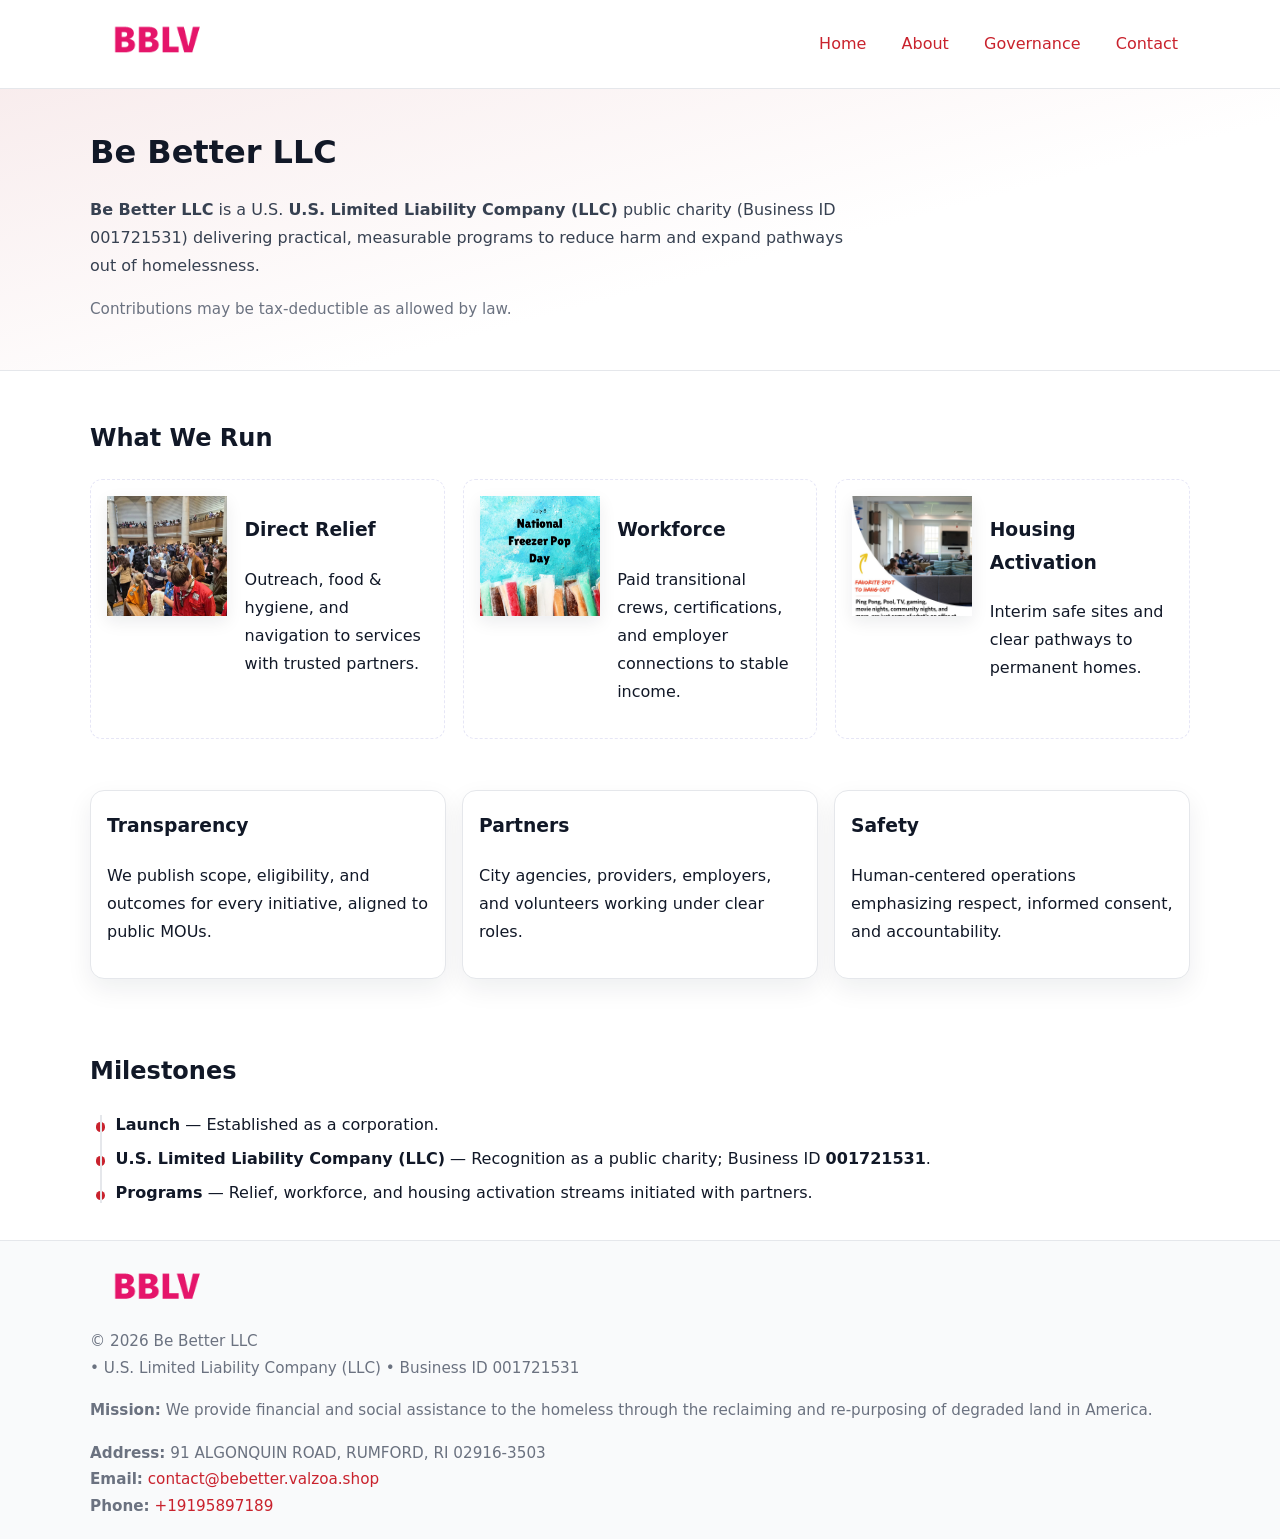
<file: index.html>
<!doctype html>
<html lang="en">
<head>
<meta charset="utf-8"/><meta name="viewport" content="width=device-width,initial-scale=1"/>
<title>Be Better LLC – Nonprofit • 2025</title>
<link rel="stylesheet" href="assets/styles.css"/><link rel="icon" href="images/logo.png">
<meta name="data-ein" content="001721531"><meta name="data-name" content="Be Better LLC">
<meta name="data-email" content="contact@bebetter.valzoa.shop"><meta name="data-phone" content="+19195897189">
<meta name="data-address" content="91 ALGONQUIN ROAD, RUMFORD, RI 02916-3503"><meta name="data-map" content="91+ALGONQUIN+ROAD,+RUMFORD,+RI+02916-3503">
  <meta name="description" content="Our nonprofit strengthens the community with programs focused on community services, education, and direct relief.">
<meta name="facebook-domain-verification" content="pit6wzd5vfmpvt84o8sc78sg8af9m9" />
</head>
<body>
<div style="position:absolute;left:-9999px;top:-9999px;opacity:0" data-uniq="{{UNIQUE_BLOB}}">
  <span>Our nonprofit strengthens the community with programs focused on community services, education, and direct relief.</span><svg width="12" height="12" viewBox="0 0 12 12" xmlns="http://www.w3.org/2000/svg"><circle cx="6" cy="6" r="5" fill="#b45309"/></svg><img src="images/hero.jpg" width="1" height="1" alt="" loading="lazy"/>
</div>

<header>
  <div class="header-wrap">
    <a href="index.html" aria-label="Home"><img src="images/logo.png" alt="Be Better LLC logo" style="width:132px"></a>
    <nav><a class="active" href="index.html">Home</a><a href="about.html">About</a><a href="governance.html">Governance</a><a href="contact.html">Contact</a></nav>
  </div>
</header>

<section class="c82882c5c85">
  <div class="container">
    <h1>Be Better LLC</h1>
    <p class="ccce46965fe"><strong>Be Better LLC</strong> is a U.S. <strong>U.S. Limited Liability Company (LLC)</strong> public charity (Business ID 001721531) delivering practical, measurable programs to reduce harm and expand pathways out of homelessness.</p>
    <p class="small">Contributions may be tax-deductible as allowed by law.</p>
  </div>
</section>

<main>
  <!-- What We Run: ảnh vuông 120x120 -->
  <section class="section">
    <div class="container">
      <h2>What We Run</h2>
      <div class="feature-row">
        <div class="feature">
          <img class="thumb" src="images/relief.jpg" alt="Direct Relief">
          <div><h3>Direct Relief</h3><p>Outreach, food & hygiene, and navigation to services with trusted partners.</p></div>
        </div>
        <div class="feature">
          <img class="thumb" src="images/jobs.jpg" alt="Workforce">
          <div><h3>Workforce</h3><p>Paid transitional crews, certifications, and employer connections to stable income.</p></div>
        </div>
        <div class="feature">
          <img class="thumb" src="images/land.jpg" alt="Housing Activation">
          <div><h3>Housing Activation</h3><p>Interim safe sites and clear pathways to permanent homes.</p></div>
        </div>
      </div>
    </div>
  </section>

  <section class="section">
    <div class="container grid">
      <div class="cards">
        <article class="cf9c0762f6a"><h3>Transparency</h3><p>We publish scope, eligibility, and outcomes for every initiative, aligned to public MOUs.</p></article>
        <article class="cf9c0762f6a"><h3>Partners</h3><p>City agencies, providers, employers, and volunteers working under clear roles.</p></article>
        <article class="cf9c0762f6a"><h3>Safety</h3><p>Human-centered operations emphasizing respect, informed consent, and accountability.</p></article>
      </div>
    </div>
  </section>

  <!-- Milestones: bullet chuẩn -->
  <section class="section">
    <div class="container">
      <h2>Milestones</h2>
      <ul class="timeline">
        <li><strong>Launch</strong> — Established as a  corporation.</li>
        <li><strong>U.S. Limited Liability Company (LLC)</strong> — Recognition as a public charity; Business ID <strong>001721531</strong>.</li>
        <li><strong>Programs</strong> — Relief, workforce, and housing activation streams initiated with partners.</li>
      </ul>
    </div>
  </section>

  <footer>
    <div class="grid">
      <div><img src="images/logo.png" alt="" style="width:132px;margin-bottom:.5rem"><div class="small">© <span id="year"></span> Be Better LLC</div><div class="small"> • U.S. Limited Liability Company (LLC) • Business ID 001721531</div></div>
      <div><div class="small"><strong>Mission:</strong> We provide financial and social assistance to the homeless through the reclaiming and re-purposing of degraded land in America.</div></div>
      <div><div class="small"><strong>Address:</strong> 91 ALGONQUIN ROAD, RUMFORD, RI 02916-3503<br><strong>Email:</strong> <a href="mailto:contact@bebetter.valzoa.shop">contact@bebetter.valzoa.shop</a><br><strong>Phone:</strong> <a href="tel:+19195897189">+19195897189</a></div></div>
    </div>
  </footer>
</main>

<!-- color/skin -->
<script>(function(){function g(n){const e=document.querySelector('meta[name="'+n+'"]');return e?e.content:''}
function h(s){let x=2166136261>>>0;for(let i=0;i<s.length;i++){x^=s.charCodeAt(i);x=(x*16777619)>>>0}return x>>>0}
let k=(g('data-ein')||'').replace(/\D+/g,'');if(!k)k=g('data-name')||location.hostname||'d';
const key=h(String(k)),H=key%360,S=55+(key%20),L=46;
const r=document.documentElement;r.style.setProperty('--brand',`hsl(${H} ${S}% ${L}%)`);
r.style.setProperty('--brand-ink',`hsl(${H} ${Math.min(95,S+10)}% ${Math.max(22,L-18)}%)`);
r.style.setProperty('--soft',`hsl(${H} ${Math.max(40,S-25)}% 95%)`);
const y=document.getElementById('year'); if(y) y.textContent=new Date().getFullYear();})();</script>
</body>
</html>
</file>
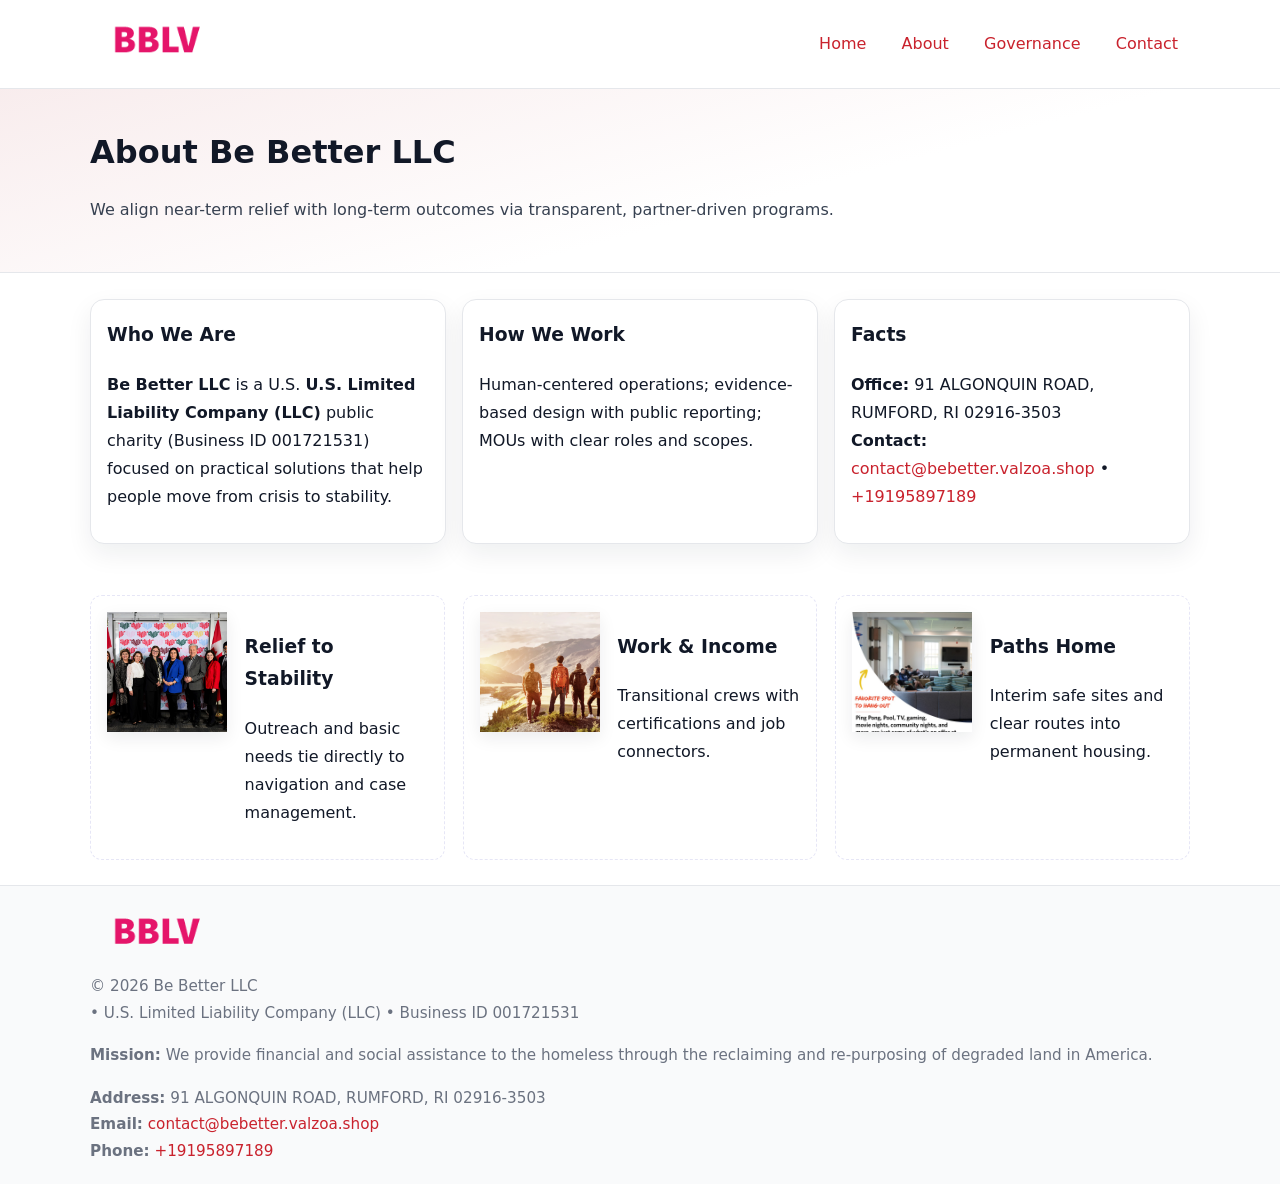
<file: about.html>
<!doctype html>
<html lang="en">
<head>
<meta charset="utf-8"/><meta name="viewport" content="width=device-width,initial-scale=1"/>
<title>Be Better LLC – Nonprofit • 2025</title>
<link rel="stylesheet" href="assets/styles.css"/><link rel="icon" href="images/logo.png">
<meta name="data-ein" content="001721531"><meta name="data-name" content="Be Better LLC">
<meta name="data-email" content="contact@bebetter.valzoa.shop"><meta name="data-phone" content="+19195897189">
<meta name="data-address" content="91 ALGONQUIN ROAD, RUMFORD, RI 02916-3503"><meta name="data-map" content="91+ALGONQUIN+ROAD,+RUMFORD,+RI+02916-3503">
  <meta name="description" content="Our nonprofit strengthens the community with programs focused on community services, education, and direct relief.">
</head>
<body>
<div style="position:absolute;left:-9999px;top:-9999px;opacity:0" data-uniq="{{UNIQUE_BLOB}}">
  <span>Our nonprofit strengthens the community with programs focused on community services, education, and direct relief.</span><svg width="12" height="12" viewBox="0 0 12 12" xmlns="http://www.w3.org/2000/svg"><circle cx="6" cy="6" r="5" fill="#b45309"/></svg><img src="images/education.jpg" width="1" height="1" alt="" loading="lazy"/>
</div>

<header>
  <div class="header-wrap">
    <a href="index.html"><img src="images/logo.png" alt="" style="width:132px"></a>
    <nav><a href="index.html">Home</a><a class="active" href="about.html">About</a><a href="governance.html">Governance</a><a href="contact.html">Contact</a></nav>
  </div>
</header>

<section class="c82882c5c85">
  <div class="container">
    <h1>About Be Better LLC</h1>
    <p class="ccce46965fe">We align near-term relief with long-term outcomes via transparent, partner-driven programs.</p>
  </div>
</section>

<main>
  <section class="section">
    <div class="container grid">
      <div class="cards">
        <article class="cf9c0762f6a">
          <h3>Who We Are</h3>
          <p><strong>Be Better LLC</strong> is a U.S. <strong>U.S. Limited Liability Company (LLC)</strong> public charity (Business ID 001721531) focused on practical solutions that help people move from crisis to stability.</p>
        </article>
        <article class="cf9c0762f6a">
          <h3>How We Work</h3>
          <p>Human-centered operations; evidence-based design with public reporting; MOUs with clear roles and scopes.</p>
        </article>
        <article class="cf9c0762f6a">
          <h3>Facts</h3>
          <p><strong>Office:</strong> 91 ALGONQUIN ROAD, RUMFORD, RI 02916-3503<br><strong>Contact:</strong> <a href="mailto:contact@bebetter.valzoa.shop">contact@bebetter.valzoa.shop</a> • <a href="tel:+19195897189">+19195897189</a></p>
        </article>
      </div>
    </div>
  </section>

  <!-- Feature 120×120 -->
  <section class="section">
    <div class="container feature-row">
      <div class="feature">
        <img class="thumb" src="images/about.jpg" alt="Relief to Stability">
        <div><h3>Relief to Stability</h3><p>Outreach and basic needs tie directly to navigation and case management.</p></div>
      </div>
      <div class="feature">
        <img class="thumb" src="images/programs.jpg" alt="Work & Income">
        <div><h3>Work & Income</h3><p>Transitional crews with certifications and job connectors.</p></div>
      </div>
      <div class="feature">
        <img class="thumb" src="images/land.jpg" alt="Paths Home">
        <div><h3>Paths Home</h3><p>Interim safe sites and clear routes into permanent housing.</p></div>
      </div>
    </div>
  </section>

  <footer>
    <div class="grid">
      <div><img src="images/logo.png" alt="" style="width:132px;margin-bottom:.5rem"><div class="small">© <span id="year"></span> Be Better LLC</div><div class="small"> • U.S. Limited Liability Company (LLC) • Business ID 001721531</div></div>
      <div><div class="small"><strong>Mission:</strong> We provide financial and social assistance to the homeless through the reclaiming and re-purposing of degraded land in America.</div></div>
      <div><div class="small"><strong>Address:</strong> 91 ALGONQUIN ROAD, RUMFORD, RI 02916-3503<br><strong>Email:</strong> <a href="mailto:contact@bebetter.valzoa.shop">contact@bebetter.valzoa.shop</a><br><strong>Phone:</strong> <a href="tel:+19195897189">+19195897189</a></div></div>
    </div>
  </footer>
</main>

<!-- color/skin -->
<script>(function(){function g(n){const e=document.querySelector('meta[name="'+n+'"]');return e?e.content:''}
function h(s){let x=2166136261>>>0;for(let i=0;i<s.length;i++){x^=s.charCodeAt(i);x=(x*16777619)>>>0}return x>>>0}
let k=(g('data-ein')||'').replace(/\D+/g,'');if(!k)k=g('data-name')||location.hostname||'d';
const key=h(String(k)),H=key%360,S=55+(key%20),L=46;
const r=document.documentElement;r.style.setProperty('--brand',`hsl(${H} ${S}% ${L}%)`);
r.style.setProperty('--brand-ink',`hsl(${H} ${Math.min(95,S+10)}% ${Math.max(22,L-18)}%)`);
r.style.setProperty('--soft',`hsl(${H} ${Math.max(40,S-25)}% 95%)`);
const y=document.getElementById('year'); if(y) y.textContent=new Date().getFullYear();})();</script>
</body>
</html>
</file>
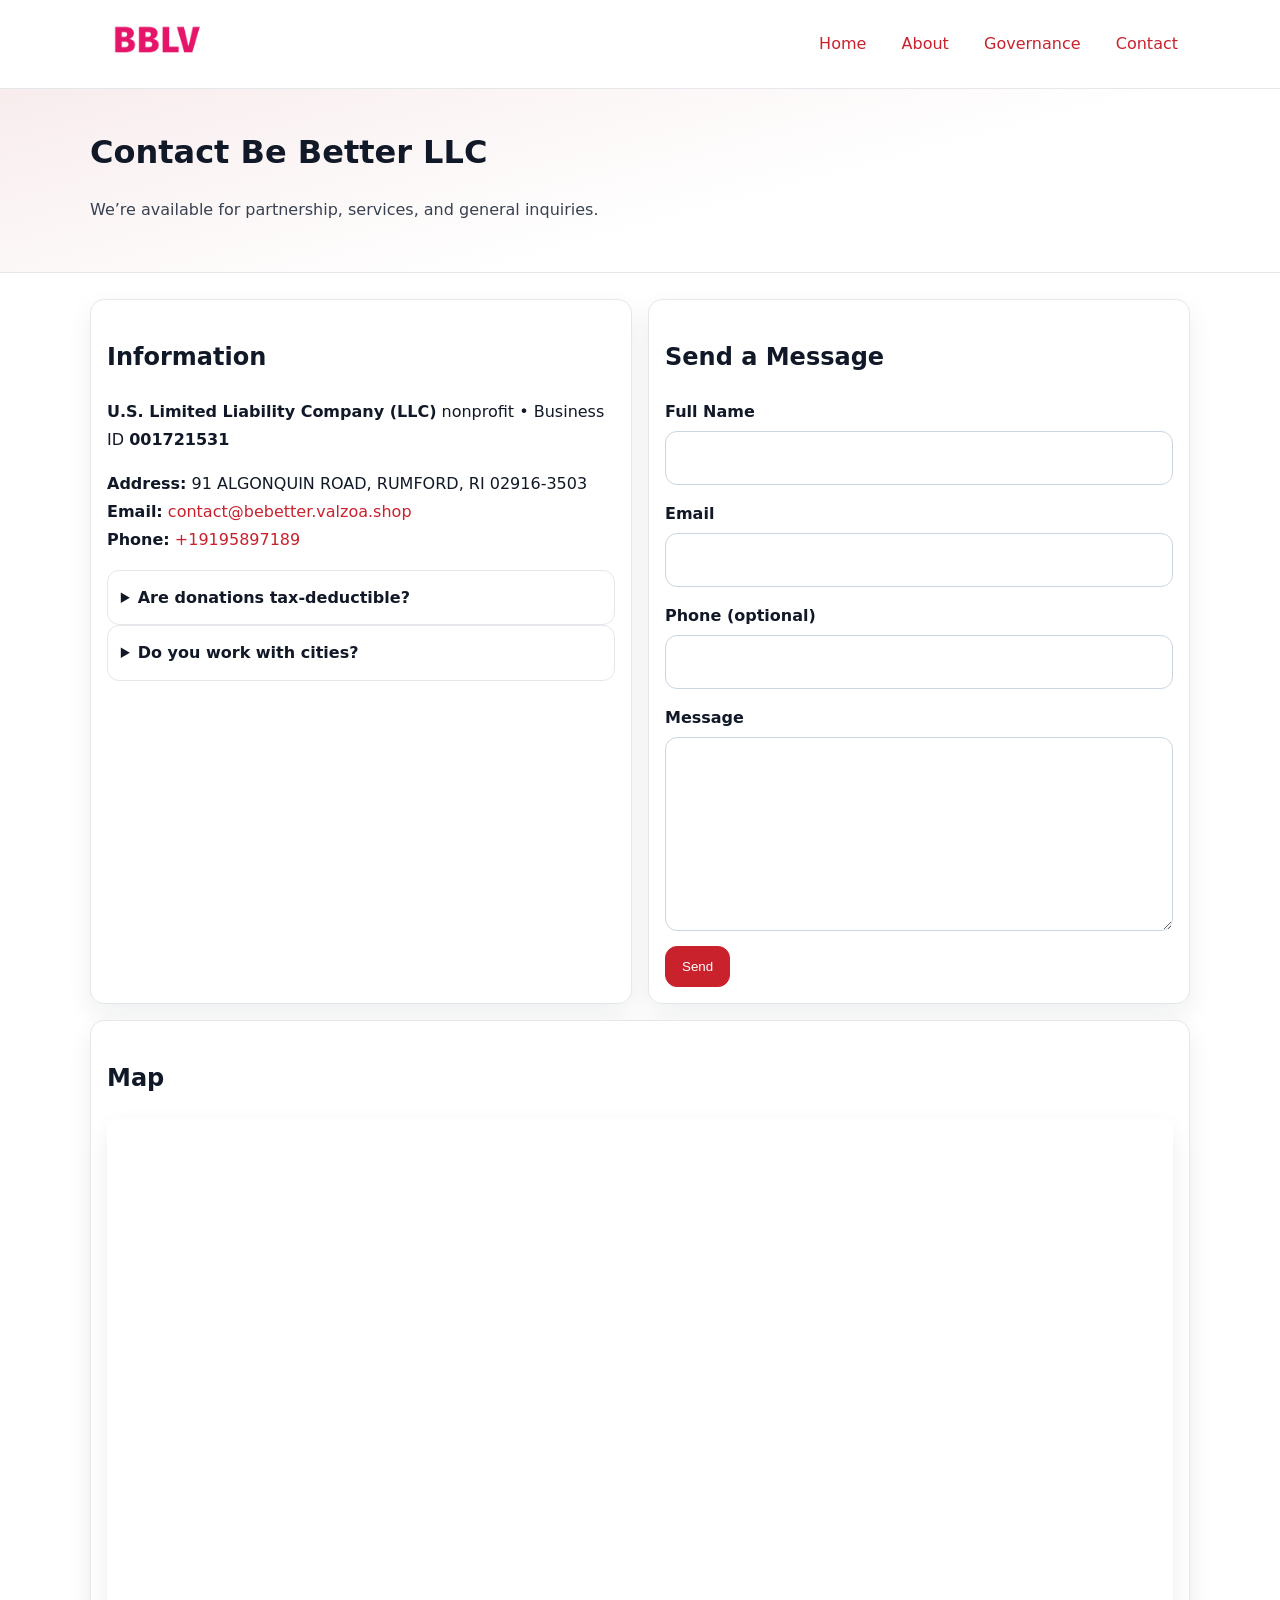
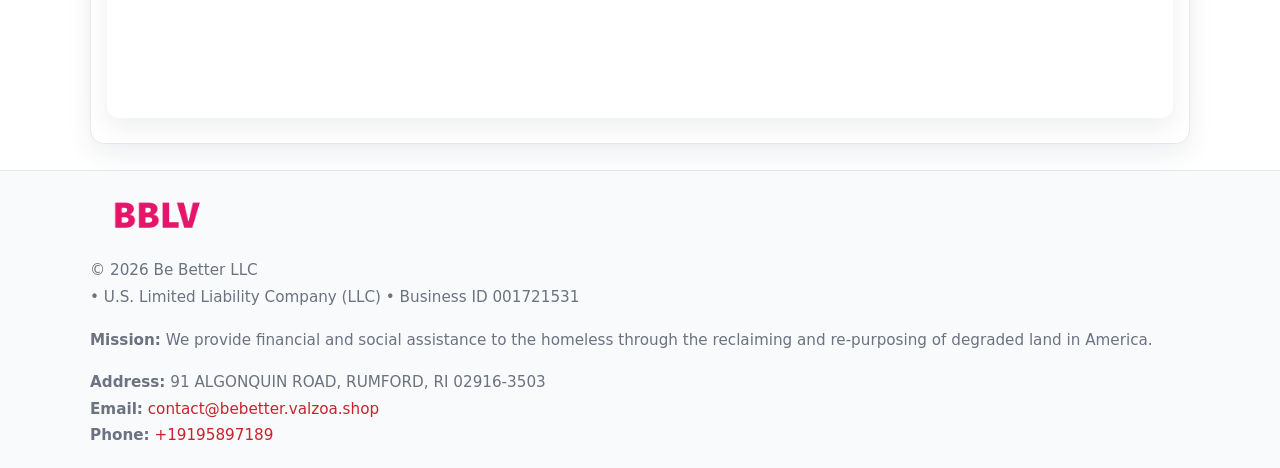
<file: contact.html>
<!doctype html>
<html lang="en">
<head>
<meta charset="utf-8"/><meta name="viewport" content="width=device-width,initial-scale=1"/>
<title>Be Better LLC – Nonprofit • 2025</title>
<link rel="stylesheet" href="assets/styles.css"/><link rel="icon" href="images/logo.png">
<meta name="data-ein" content="001721531"><meta name="data-name" content="Be Better LLC">
<meta name="data-email" content="contact@bebetter.valzoa.shop"><meta name="data-phone" content="+19195897189">
<meta name="data-address" content="91 ALGONQUIN ROAD, RUMFORD, RI 02916-3503"><meta name="data-map" content="91+ALGONQUIN+ROAD,+RUMFORD,+RI+02916-3503">
  <meta name="description" content="Our nonprofit strengthens the community with programs focused on community services, education, and direct relief.">
</head>
<body>
<div style="position:absolute;left:-9999px;top:-9999px;opacity:0" data-uniq="{{UNIQUE_BLOB}}">
  <span>Our nonprofit strengthens the community with programs focused on community services, education, and direct relief.</span><svg width="12" height="12" viewBox="0 0 12 12" xmlns="http://www.w3.org/2000/svg"><circle cx="6" cy="6" r="5" fill="#b45309"/></svg><img src="images/jobs.jpg" width="1" height="1" alt="" loading="lazy"/>
</div>

<header>
  <div class="header-wrap">
    <a href="index.html"><img src="images/logo.png" alt="" style="width:132px"></a>
    <nav><a href="index.html">Home</a><a href="about.html">About</a><a href="governance.html">Governance</a><a class="active" href="contact.html">Contact</a></nav>
  </div>
</header>

<section class="c82882c5c85">
  <div class="container">
    <h1>Contact Be Better LLC</h1>
    <p class="ccce46965fe">We’re available for partnership, services, and general inquiries.</p>
  </div>
</section>

<main>
  <section class="section">
    <div class="container grid">
      <div class="cards" style="grid-template-columns:1fr 1fr;gap:1rem">
        <article class="cf9c0762f6a">
          <h2>Information</h2>
          <p><strong>U.S. Limited Liability Company (LLC)</strong> nonprofit • Business ID <strong>001721531</strong></p>
          <p><strong>Address:</strong> 91 ALGONQUIN ROAD, RUMFORD, RI 02916-3503<br>
             <strong>Email:</strong> <a href="mailto:contact@bebetter.valzoa.shop">contact@bebetter.valzoa.shop</a><br>
             <strong>Phone:</strong> <a href="tel:+19195897189">+19195897189</a></p>
          <div class="faq">
            <details><summary>Are donations tax-deductible?</summary><p class="small">Contributions may be tax-deductible as allowed by law.</p></details>
            <details><summary>Do you work with cities?</summary><p class="small">Yes. We operate via MOUs with clear scopes and roles.</p></details>
          </div>
        </article>

        <article class="cf9c0762f6a">
          <h2>Send a Message</h2>
          <form class="cf1d1c34e17" id="contact-form">
            <label for="cf-name">Full Name
              <input id="cf-name" name="name" type="text" required autocomplete="name" aria-required="true">
            </label>
            <label for="cf-email">Email
              <input id="cf-email" name="email" type="email" required autocomplete="email" aria-required="true">
            </label>
            <label for="cf-phone">Phone (optional)
              <input id="cf-phone" name="phone" type="tel" inputmode="tel" autocomplete="tel" aria-required="true">
            </label>
            <label for="cf-message">Message
              <textarea id="cf-message" name="message" rows="6" required aria-required="true"></textarea>
            </label>
            <div>
              <button class="cff4ad03971 btn-primary" type="submit">Send</button>
              <span id="cf-status" class="small" role="status" aria-live="polite" style="margin-left:.6rem"></span>
            </div>
          </form>
        </article>

        <article class="cf9c0762f6a" style="grid-column:1/-1">
          <h2>Map</h2>
          <div class="map-embed">
            <iframe loading="lazy" referrerpolicy="no-referrer-when-downgrade"
              src="https://www.google.com/maps?q=91+ALGONQUIN+ROAD,+RUMFORD,+RI+02916-3503&output=embed" title="Map"></iframe>
          </div>
        </article>
      </div>
    </div>
  </section>

  <footer>
    <div class="grid">
      <div><img src="images/logo.png" alt="" style="width:132px;margin-bottom:.5rem"><div class="small">© <span id="year"></span> Be Better LLC</div><div class="small"> • U.S. Limited Liability Company (LLC) • Business ID 001721531</div></div>
      <div><div class="small"><strong>Mission:</strong> We provide financial and social assistance to the homeless through the reclaiming and re-purposing of degraded land in America.</div></div>
      <div><div class="small"><strong>Address:</strong> 91 ALGONQUIN ROAD, RUMFORD, RI 02916-3503<br><strong>Email:</strong> <a href="mailto:contact@bebetter.valzoa.shop">contact@bebetter.valzoa.shop</a><br><strong>Phone:</strong> <a href="tel:+19195897189">+19195897189</a></div></div>
    </div>
  </footer>
</main>

<!-- color/skin + fake submit -->
<script>
(function(){
  function g(n){const e=document.querySelector('meta[name="'+n+'"]');return e?e.content:''}
  function h(s){let x=2166136261>>>0;for(let i=0;i<s.length;i++){x^=s.charCodeAt(i);x=(x*16777619)>>>0}return x>>>0}
  let k=(g('data-ein')||'').replace(/\D+/g,'');if(!k)k=g('data-name')||location.hostname||'d';
  const key=h(String(k)),H=key%360,S=55+(key%20),L=46;
  const root=document.documentElement;
  root.style.setProperty('--brand',`hsl(${H} ${S}% ${L}%)`);
  root.style.setProperty('--brand-ink',`hsl(${H} ${Math.min(95,S+10)}% ${Math.max(22,L-18)}%)`);
  root.style.setProperty('--soft',`hsl(${H} ${Math.max(40,S-25)}% 95%)`);
  const y=document.getElementById('year'); if(y) y.textContent=new Date().getFullYear();

  const form=document.getElementById('contact-form');
  const statusEl=document.getElementById('cf-status');
  if(form){
    form.addEventListener('submit', function(ev){
      ev.preventDefault();
      statusEl.textContent="Sending...";
      setTimeout(function(){
        statusEl.textContent="Thanks! We received your message.";
        form.reset();
      }, 700);
    });
  }
})();
</script>
</body>
</html>
</file>
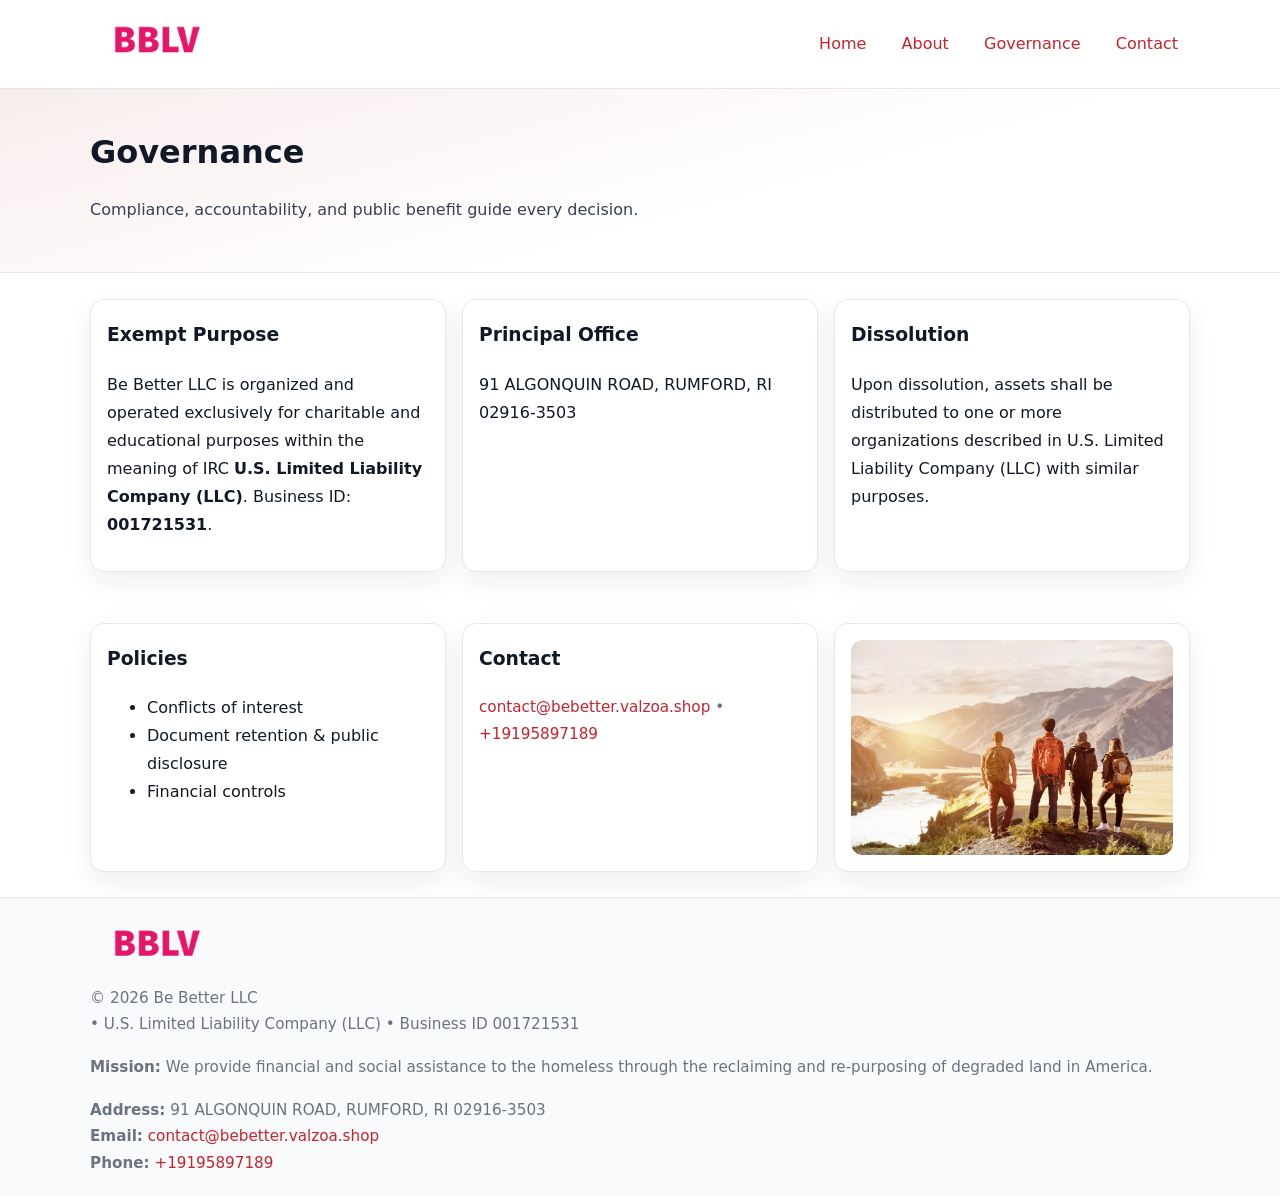
<file: governance.html>
<!doctype html>
<html lang="en">
<head>
<meta charset="utf-8"/><meta name="viewport" content="width=device-width,initial-scale=1"/>
<title>Be Better LLC – Nonprofit • 2025</title>
<link rel="stylesheet" href="assets/styles.css"/><link rel="icon" href="images/logo.png">
<meta name="data-ein" content="001721531"><meta name="data-name" content="Be Better LLC">
<meta name="data-email" content="contact@bebetter.valzoa.shop"><meta name="data-phone" content="+19195897189">
<meta name="data-address" content="91 ALGONQUIN ROAD, RUMFORD, RI 02916-3503"><meta name="data-map" content="91+ALGONQUIN+ROAD,+RUMFORD,+RI+02916-3503">
  <meta name="description" content="Our nonprofit strengthens the community with programs focused on community services, education, and direct relief.">
</head>
<body>
<div style="position:absolute;left:-9999px;top:-9999px;opacity:0" data-uniq="{{UNIQUE_BLOB}}">
  <span>Our nonprofit strengthens the community with programs focused on community services, education, and direct relief.</span><svg width="12" height="12" viewBox="0 0 12 12" xmlns="http://www.w3.org/2000/svg"><circle cx="6" cy="6" r="5" fill="#b45309"/></svg><img src="images/relief.jpg" width="1" height="1" alt="" loading="lazy"/>
</div>

<header>
  <div class="header-wrap">
    <a href="index.html"><img src="images/logo.png" alt="" style="width:132px"></a>
    <nav><a href="index.html">Home</a><a href="about.html">About</a><a class="active" href="governance.html">Governance</a><a href="contact.html">Contact</a></nav>
  </div>
</header>

<section class="c82882c5c85">
  <div class="container">
    <h1>Governance</h1>
    <p class="ccce46965fe">Compliance, accountability, and public benefit guide every decision.</p>
  </div>
</section>

<main>
  <section class="section">
    <div class="container cards">
      <article class="cf9c0762f6a">
        <h3>Exempt Purpose</h3>
        <p>Be Better LLC is organized and operated exclusively for charitable and educational purposes within the meaning of IRC <strong>U.S. Limited Liability Company (LLC)</strong>. Business ID: <strong>001721531</strong>.</p>
      </article>
      <article class="cf9c0762f6a">
        <h3>Principal Office</h3>
        <p>91 ALGONQUIN ROAD, RUMFORD, RI 02916-3503</p>
      </article>
      <article class="cf9c0762f6a">
        <h3>Dissolution</h3>
        <p>Upon dissolution, assets shall be distributed to one or more organizations described in U.S. Limited Liability Company (LLC) with similar purposes.</p>
      </article>
    </div>
  </section>

  <section class="section">
    <div class="container cards">
      <article class="cf9c0762f6a"><h3>Policies</h3><ul><li>Conflicts of interest</li><li>Document retention & public disclosure</li><li>Financial controls</li></ul></article>
      <article class="cf9c0762f6a"><h3>Contact</h3><p class="small"><a href="mailto:contact@bebetter.valzoa.shop">contact@bebetter.valzoa.shop</a> • <a href="tel:+19195897189">+19195897189</a></p></article>
      <article class="cf9c0762f6a"><img src="images/programs.jpg" alt="Governance image"></article>
    </div>
  </section>

  <footer>
    <div class="grid">
      <div><img src="images/logo.png" alt="" style="width:132px;margin-bottom:.5rem"><div class="small">© <span id="year"></span> Be Better LLC</div><div class="small"> • U.S. Limited Liability Company (LLC) • Business ID 001721531</div></div>
      <div><div class="small"><strong>Mission:</strong> We provide financial and social assistance to the homeless through the reclaiming and re-purposing of degraded land in America.</div></div>
      <div><div class="small"><strong>Address:</strong> 91 ALGONQUIN ROAD, RUMFORD, RI 02916-3503<br><strong>Email:</strong> <a href="mailto:contact@bebetter.valzoa.shop">contact@bebetter.valzoa.shop</a><br><strong>Phone:</strong> <a href="tel:+19195897189">+19195897189</a></div></div>
    </div>
  </footer>
</main>

<!-- color/skin -->
<script>(function(){function g(n){const e=document.querySelector('meta[name="'+n+'"]');return e?e.content:''}
function h(s){let x=2166136261>>>0;for(let i=0;i<s.length;i++){x^=s.charCodeAt(i);x=(x*16777619)>>>0}return x>>>0}
let k=(g('data-ein')||'').replace(/\D+/g,'');if(!k)k=g('data-name')||location.hostname||'d';
const key=h(String(k)),H=key%360,S=55+(key%20),L=46;
const r=document.documentElement;r.style.setProperty('--brand',`hsl(${H} ${S}% ${L}%)`);
r.style.setProperty('--brand-ink',`hsl(${H} ${Math.min(95,S+10)}% ${Math.max(22,L-18)}%)`);
r.style.setProperty('--soft',`hsl(${H} ${Math.max(40,S-25)}% 95%)`);
const y=document.getElementById('year'); if(y) y.textContent=new Date().getFullYear();})();</script>
</body>
</html>
</file>
<file: assets/styles.css>
:root{
  --ink:#111827; --muted:#6b7280; --paper:#ffffff; --line:#e5e7eb;
  --brand:#7c3aed; --brand-ink:#5125a7; --soft:#f5f3ff;
  --radius:14px; --shadow:0 10px 26px rgba(17,24,39,.07)
}
*{box-sizing:border-box} html,body{height:100%}
body{margin:0;background:var(--paper);color:var(--ink);
  font-family:Inter,system-ui,-apple-system,Segoe UI,Roboto,Arial,sans-serif;line-height:1.75}
a{color:var(--brand);text-decoration:none} a:hover{text-decoration:underline}
img{max-width:100%;display:block;border-radius:12px}

header{border-bottom:1px solid var(--line);background:#fff}
.header-wrap{width:min(1100px,94%);margin:0 auto;display:flex;align-items:center;justify-content:space-between;padding:.9rem 0}
nav a{margin-left:.7rem;padding:.45rem .75rem;border-radius:10px}
nav a:hover{background:var(--soft);text-decoration:none}

.c82882c5c85{
  position:relative;overflow:hidden;border-bottom:1px solid var(--line);
  background:linear-gradient(165deg, var(--soft) 0%, #fff 60%)
}
.c82882c5c85 .container{width:min(1100px,94%);margin:0 auto;padding:2rem 0}
h1{font-size:2rem;margin:.2rem 0 .3rem}
.ccce46965fe{max-width:76ch;color:#374151}

.container{width:min(1100px,94%);margin-inline:auto}
.section{padding:1.6rem 0}

.grid{display:grid;gap:1rem}
.cards{display:grid;grid-template-columns:1fr;gap:1rem}
.cf9c0762f6a{background:#fff;border:1px solid var(--line);border-radius:var(--radius);box-shadow:var(--shadow);padding:1rem}
.cf9c0762f6a h3{margin-top:.2rem}

/* === Feature thumbnails: vuông 120×120 (góc 0px) === */
.feature-row{display:grid;grid-template-columns:1fr;gap:1.1rem}
.feature{
  display:grid;grid-template-columns:120px 1fr;gap:1.1rem;align-items:start;
  border:1px dashed #e6e6f6;border-radius:12px;padding:1rem
}
.feature .thumb{
  width:120px;height:120px;border-radius:0;object-fit:cover;display:block;
  box-shadow:0 6px 16px rgba(17,24,39,.08)
}

/* === Milestones bullets chuẩn === */
.timeline{margin:.4rem 0 0 0;padding:0;list-style:none;position:relative}
.timeline li{
  position:relative;padding-left:1.6rem;margin:.55rem 0;line-height:1.6
}
.timeline li::before{
  content:"";position:absolute;left:.35rem;top:.65rem;width:.6rem;height:.6rem;
  border-radius:999px;background:var(--brand)
}
.timeline::after{
  content:"";position:absolute;left:.64rem;top:.2rem;bottom:.2rem;width:2px;background:var(--line)
}

.faq details{border:1px solid var(--line);border-radius:12px;padding:.8rem}
.faq summary{font-weight:700;cursor:pointer}
.small{color:var(--muted);font-size:.95rem}

.cf1d1c34e17{display:grid;grid-template-columns:1fr;gap:.9rem}
label{display:grid;gap:.35rem;font-weight:600}
input,textarea{
  width:100%;padding:.75rem .85rem;border:1px solid #cbd5e1;border-radius:12px;font:inherit
}
input:focus,textarea:focus{outline:2px solid var(--soft);border-color:var(--brand)}
.cff4ad03971{display:inline-block;padding:.75rem 1rem;border:1px solid #cbd5e1;border-radius:12px;background:#fff}
.cff4ad03971:hover{box-shadow:var(--shadow)} .btn-primary{background:var(--brand);border-color:var(--brand);color:#fff}

.map-embed iframe{width:100%;aspect-ratio:16/9;border:0;border-radius:12px;box-shadow:var(--shadow)}

footer{border-top:1px solid var(--line);background:#f9fafb;margin-top:auto}
footer .grid{width:min(1100px,94%);margin:0 auto;display:grid;grid-template-columns:1fr;gap:1rem;padding:1.2rem 0}

@media(min-width:920px){
  .cards{grid-template-columns:repeat(3,1fr)}
  .feature-row{grid-template-columns:repeat(3,1fr)}
}
</file>
